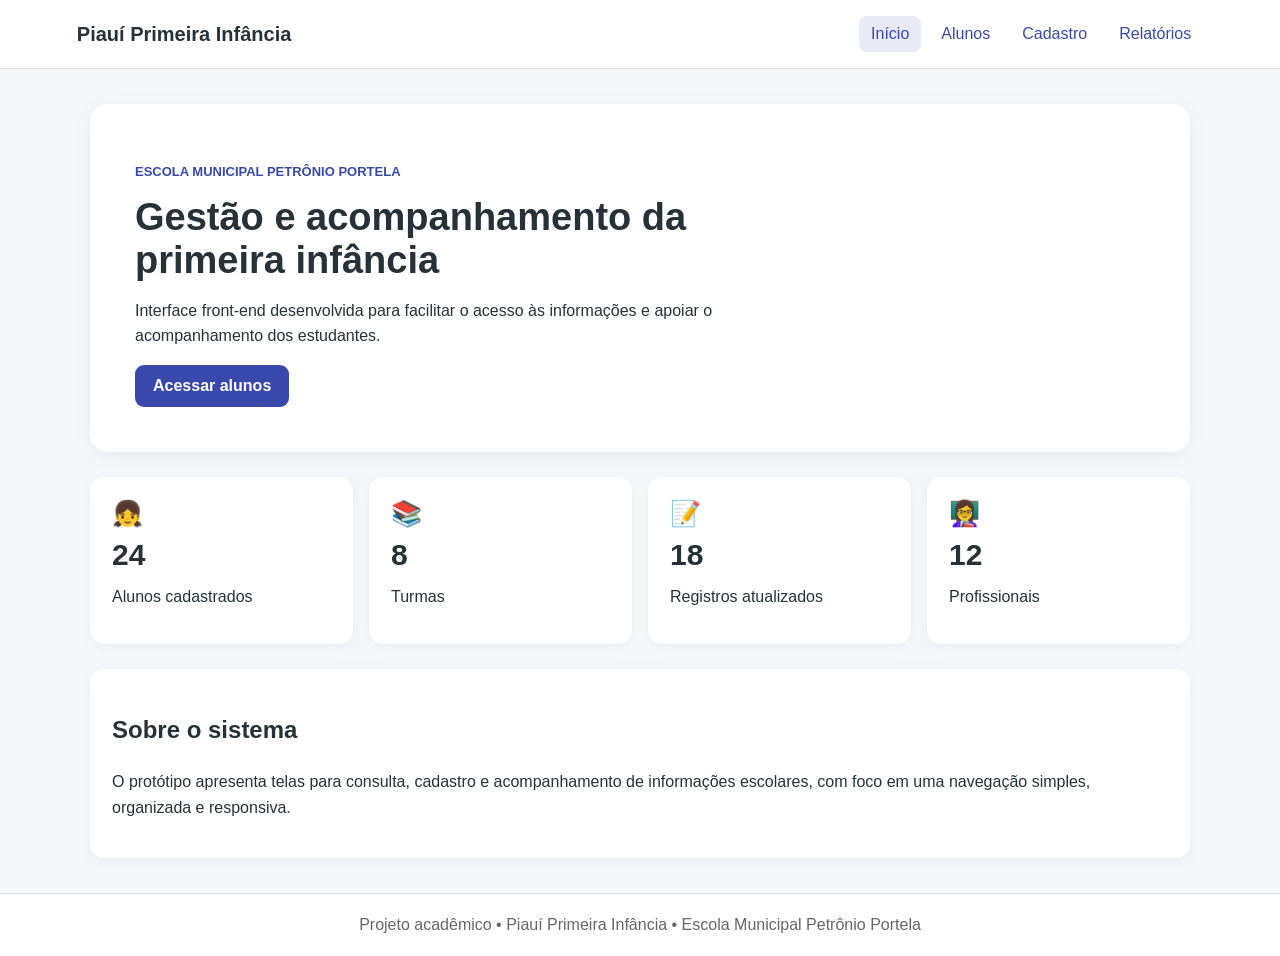
<file: index.html>
<!DOCTYPE html>
<html lang="pt-BR">
<head>
  <meta charset="UTF-8">
  <meta name="viewport" content="width=device-width, initial-scale=1.0">
  <title>Piauí Primeira Infância - Início</title>
  <link rel="stylesheet" href="style.css">
</head>
<body>
  <header class="header">
    <div class="brand">Piauí Primeira Infância</div>
    <nav>
      <a class="active" href="index.html">Início</a>
      <a href="alunos.html">Alunos</a>
      <a href="cadastro.html">Cadastro</a>
      <a href="relatorios.html">Relatórios</a>
    </nav>
  </header>

  <main class="container">
    <section class="hero">
      <div>
        <p class="tag">Escola Municipal Petrônio Portela</p>
        <h1>Gestão e acompanhamento da primeira infância</h1>
        <p>Interface front-end desenvolvida para facilitar o acesso às informações e apoiar o acompanhamento dos estudantes.</p>
        <a class="button" href="alunos.html">Acessar alunos</a>
      </div>
    </section>

    <section class="cards">
      <article class="card"><span>👧</span><h2>24</h2><p>Alunos cadastrados</p></article>
      <article class="card"><span>📚</span><h2>8</h2><p>Turmas</p></article>
      <article class="card"><span>📝</span><h2>18</h2><p>Registros atualizados</p></article>
      <article class="card"><span>👩‍🏫</span><h2>12</h2><p>Profissionais</p></article>
    </section>

    <section class="info">
      <h2>Sobre o sistema</h2>
      <p>O protótipo apresenta telas para consulta, cadastro e acompanhamento de informações escolares, com foco em uma navegação simples, organizada e responsiva.</p>
    </section>
  </main>

  <footer>Projeto acadêmico • Piauí Primeira Infância • Escola Municipal Petrônio Portela</footer>
</body>
</html>
</file>
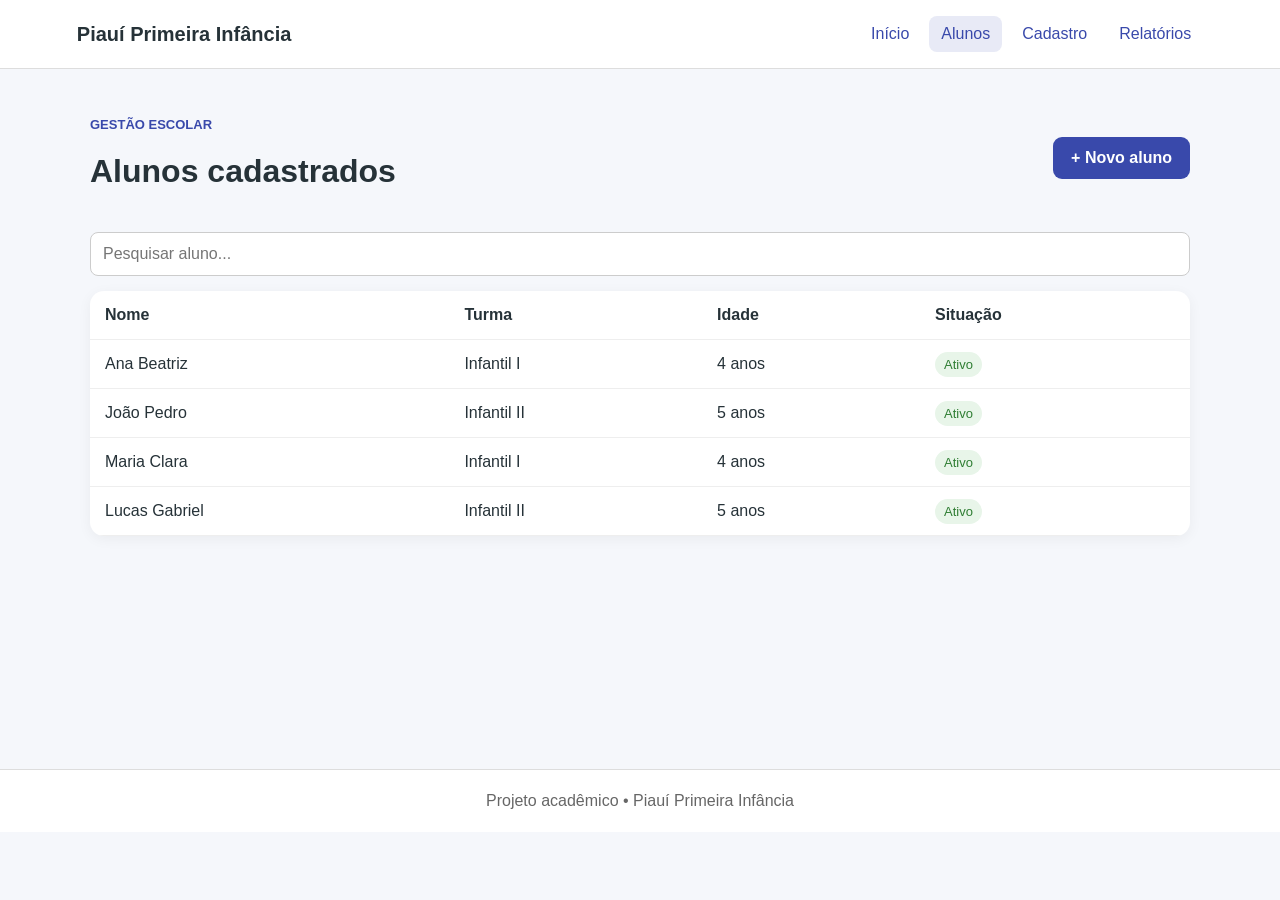
<file: alunos.html>
<!DOCTYPE html>
<html lang="pt-BR">
<head>
  <meta charset="UTF-8">
  <meta name="viewport" content="width=device-width, initial-scale=1.0">
  <title>Piauí Primeira Infância - Alunos</title>
  <link rel="stylesheet" href="style.css">
</head>
<body>
  <header class="header">
    <div class="brand">Piauí Primeira Infância</div>
    <nav>
      <a href="index.html">Início</a>
      <a class="active" href="alunos.html">Alunos</a>
      <a href="cadastro.html">Cadastro</a>
      <a href="relatorios.html">Relatórios</a>
    </nav>
  </header>

  <main class="container">
    <div class="page-title">
      <div><p class="tag">Gestão escolar</p><h1>Alunos cadastrados</h1></div>
      <a class="button" href="cadastro.html">+ Novo aluno</a>
    </div>

    <div class="search-box">
      <input id="busca" type="search" placeholder="Pesquisar aluno..." oninput="filtrarAlunos()">
    </div>

    <div class="table-wrap">
      <table>
        <thead><tr><th>Nome</th><th>Turma</th><th>Idade</th><th>Situação</th></tr></thead>
        <tbody id="listaAlunos">
          <tr><td>Ana Beatriz</td><td>Infantil I</td><td>4 anos</td><td><span class="status">Ativo</span></td></tr>
          <tr><td>João Pedro</td><td>Infantil II</td><td>5 anos</td><td><span class="status">Ativo</span></td></tr>
          <tr><td>Maria Clara</td><td>Infantil I</td><td>4 anos</td><td><span class="status">Ativo</span></td></tr>
          <tr><td>Lucas Gabriel</td><td>Infantil II</td><td>5 anos</td><td><span class="status">Ativo</span></td></tr>
        </tbody>
      </table>
    </div>
  </main>

  <footer>Projeto acadêmico • Piauí Primeira Infância</footer>
  <script src="script.js"></script>
</body>
</html>
</file>
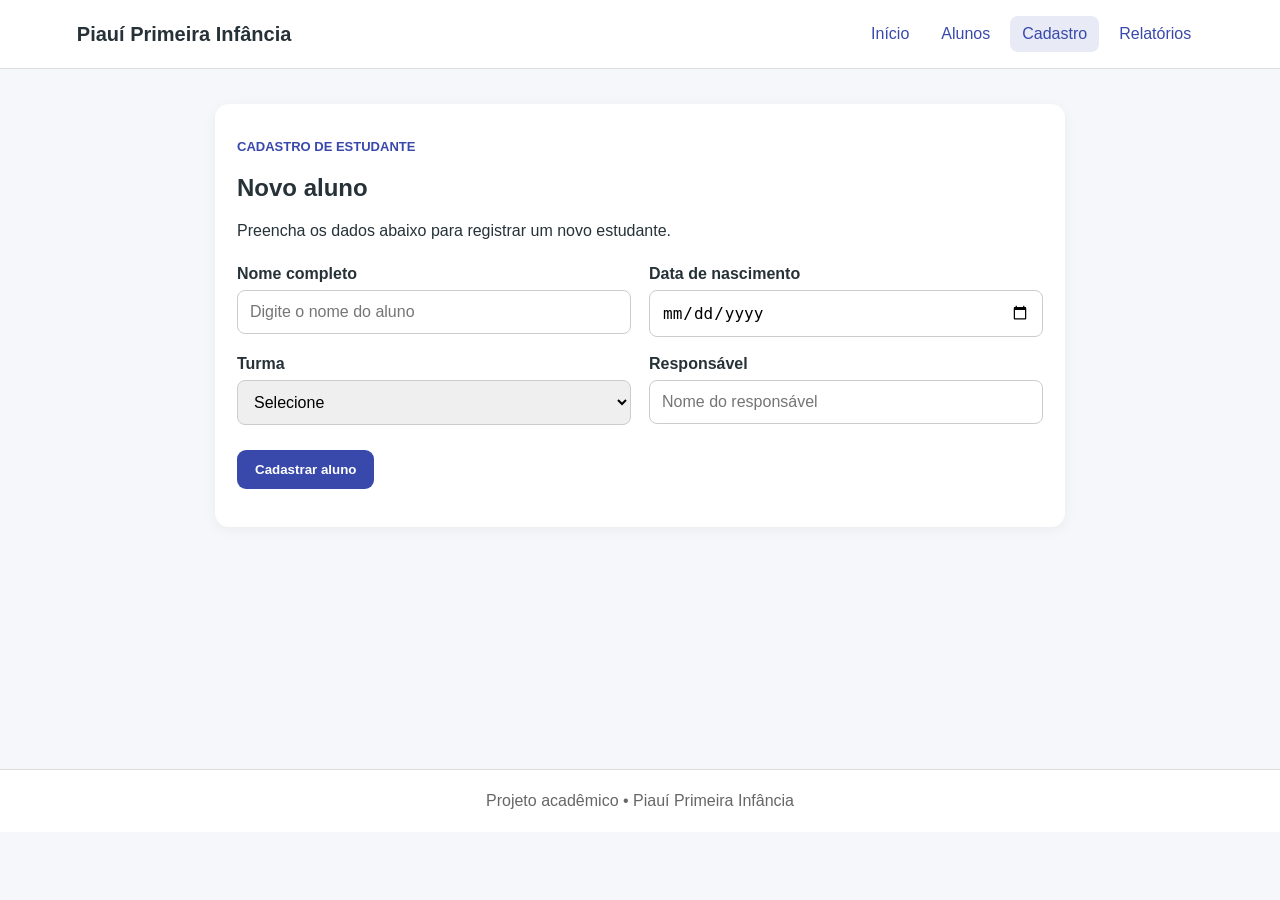
<file: cadastro.html>
<!DOCTYPE html>
<html lang="pt-BR">
<head>
  <meta charset="UTF-8">
  <meta name="viewport" content="width=device-width, initial-scale=1.0">
  <title>Piauí Primeira Infância - Cadastro</title>
  <link rel="stylesheet" href="style.css">
</head>
<body>
  <header class="header">
    <div class="brand">Piauí Primeira Infância</div>
    <nav>
      <a href="index.html">Início</a>
      <a href="alunos.html">Alunos</a>
      <a class="active" href="cadastro.html">Cadastro</a>
      <a href="relatorios.html">Relatórios</a>
    </nav>
  </header>

  <main class="container">
    <section class="form-card">
      <p class="tag">Cadastro de estudante</p>
      <h1>Novo aluno</h1>
      <p>Preencha os dados abaixo para registrar um novo estudante.</p>

      <form onsubmit="cadastrarAluno(event)">
        <div class="form-grid">
          <label>Nome completo
            <input id="nome" type="text" required placeholder="Digite o nome do aluno">
          </label>
          <label>Data de nascimento
            <input type="date" required>
          </label>
          <label>Turma
            <select required><option value="">Selecione</option><option>Infantil I</option><option>Infantil II</option></select>
          </label>
          <label>Responsável
            <input type="text" required placeholder="Nome do responsável">
          </label>
        </div>
        <button class="button" type="submit">Cadastrar aluno</button>
      </form>
      <p id="mensagem" class="message"></p>
    </section>
  </main>

  <footer>Projeto acadêmico • Piauí Primeira Infância</footer>
  <script src="script.js"></script>
</body>
</html>
</file>
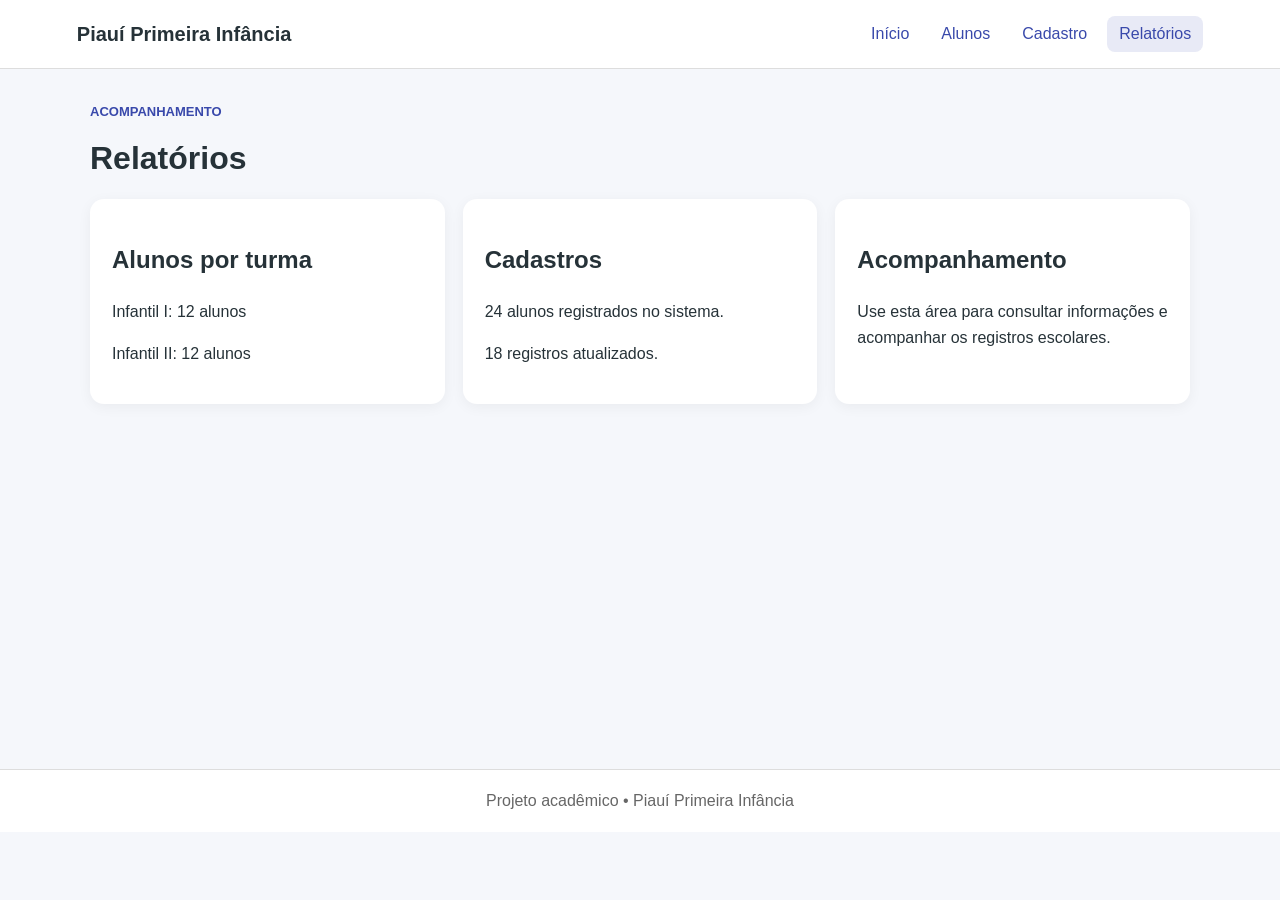
<file: relatorios.html>
<!DOCTYPE html>
<html lang="pt-BR">
<head>
  <meta charset="UTF-8">
  <meta name="viewport" content="width=device-width, initial-scale=1.0">
  <title>Piauí Primeira Infância - Relatórios</title>
  <link rel="stylesheet" href="style.css">
</head>
<body>
  <header class="header">
    <div class="brand">Piauí Primeira Infância</div>
    <nav>
      <a href="index.html">Início</a>
      <a href="alunos.html">Alunos</a>
      <a href="cadastro.html">Cadastro</a>
      <a class="active" href="relatorios.html">Relatórios</a>
    </nav>
  </header>

  <main class="container">
    <p class="tag">Acompanhamento</p>
    <h1>Relatórios</h1>
    <div class="report-grid">
      <article class="report"><h2>Alunos por turma</h2><p>Infantil I: 12 alunos</p><p>Infantil II: 12 alunos</p></article>
      <article class="report"><h2>Cadastros</h2><p>24 alunos registrados no sistema.</p><p>18 registros atualizados.</p></article>
      <article class="report"><h2>Acompanhamento</h2><p>Use esta área para consultar informações e acompanhar os registros escolares.</p></article>
    </div>
  </main>

  <footer>Projeto acadêmico • Piauí Primeira Infância</footer>
</body>
</html>
</file>
<file: style.css>
*{box-sizing:border-box}body{margin:0;font-family:Arial,sans-serif;background:#f5f7fb;color:#263238}.header{background:#fff;border-bottom:1px solid #ddd;padding:16px 6%;display:flex;align-items:center;justify-content:space-between;gap:20px;flex-wrap:wrap}.brand{font-weight:700;font-size:20px}nav{display:flex;gap:8px;flex-wrap:wrap}nav a{color:#3949ab;text-decoration:none;padding:9px 12px;border-radius:8px}nav a:hover,.active{background:#e8eaf6}.container{width:min(1100px,90%);margin:35px auto;min-height:70vh}.hero{background:#fff;border-radius:18px;padding:45px;box-shadow:0 4px 18px #00000010}.hero h1{font-size:38px;max-width:700px;margin:10px 0}.hero p{max-width:700px;line-height:1.6}.tag{color:#3949ab;font-weight:700;text-transform:uppercase;font-size:13px}.button{display:inline-block;background:#3949ab;color:#fff;text-decoration:none;border:0;border-radius:9px;padding:12px 18px;font-weight:700;cursor:pointer}.cards{display:grid;grid-template-columns:repeat(4,1fr);gap:16px;margin:25px 0}.card,.info,.form-card,.report{background:#fff;border-radius:14px;padding:22px;box-shadow:0 3px 14px #0000000d}.card span{font-size:25px}.card h2{font-size:30px;margin:10px 0 4px}.info{line-height:1.6}.page-title{display:flex;justify-content:space-between;align-items:center;gap:20px;margin-bottom:20px}.search-box{margin-bottom:15px}.search-box input,.form-grid input,.form-grid select{width:100%;padding:12px;border:1px solid #ccc;border-radius:8px;font-size:16px}.table-wrap{background:#fff;border-radius:14px;overflow:auto;box-shadow:0 3px 14px #0000000d}table{width:100%;border-collapse:collapse}th,td{text-align:left;padding:15px;border-bottom:1px solid #eee}.status{background:#e8f5e9;color:#2e7d32;padding:5px 9px;border-radius:20px;font-size:13px}.form-card{max-width:850px;margin:auto}.form-grid{display:grid;grid-template-columns:1fr 1fr;gap:18px;margin:25px 0}.form-grid label{font-weight:700;display:flex;flex-direction:column;gap:7px}.message{font-weight:700;color:#2e7d32}.report-grid{display:grid;grid-template-columns:repeat(3,1fr);gap:18px}.report{line-height:1.6}footer{text-align:center;background:#fff;padding:22px;color:#666;border-top:1px solid #ddd}@media(max-width:700px){.cards,.report-grid,.form-grid{grid-template-columns:1fr 1fr}.hero{padding:28px}.hero h1{font-size:30px}}@media(max-width:500px){.cards,.report-grid,.form-grid{grid-template-columns:1fr}.page-title{align-items:flex-start;flex-direction:column}.header{padding:14px 5%}}
</file>
